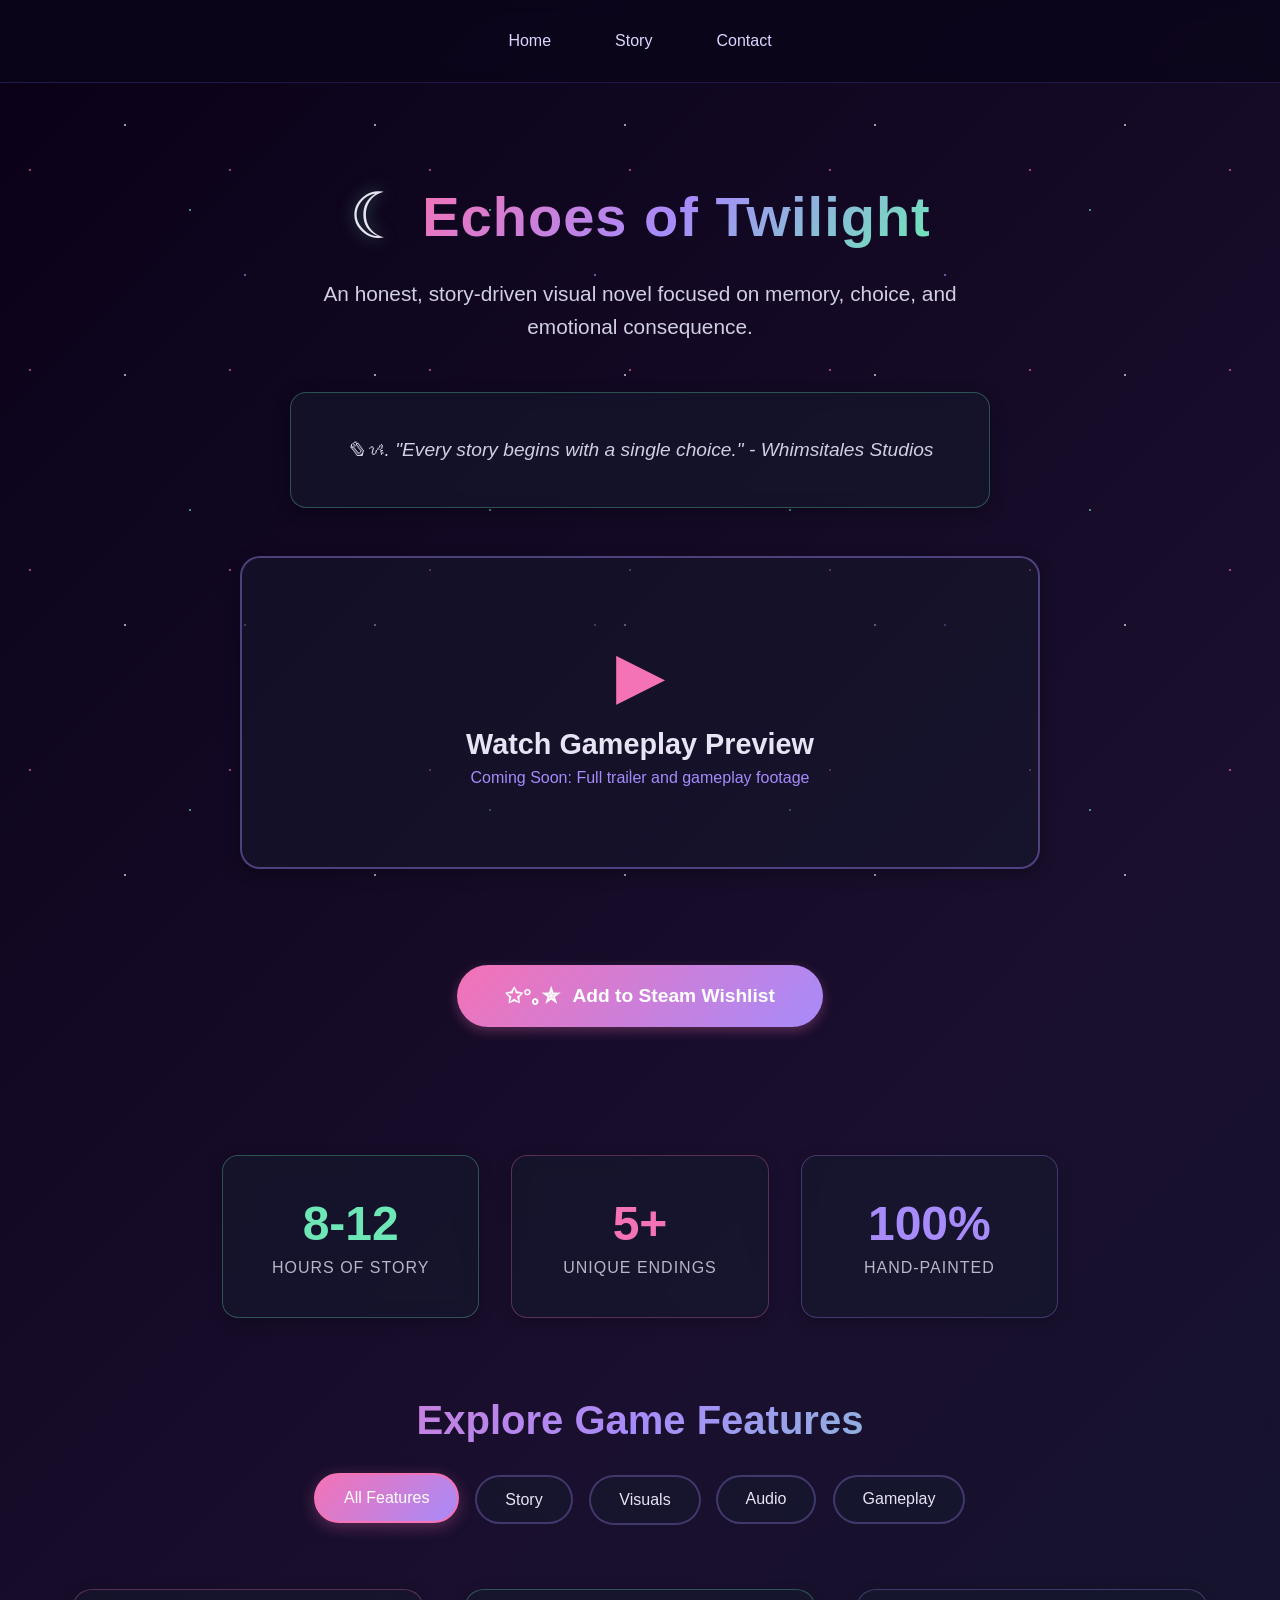
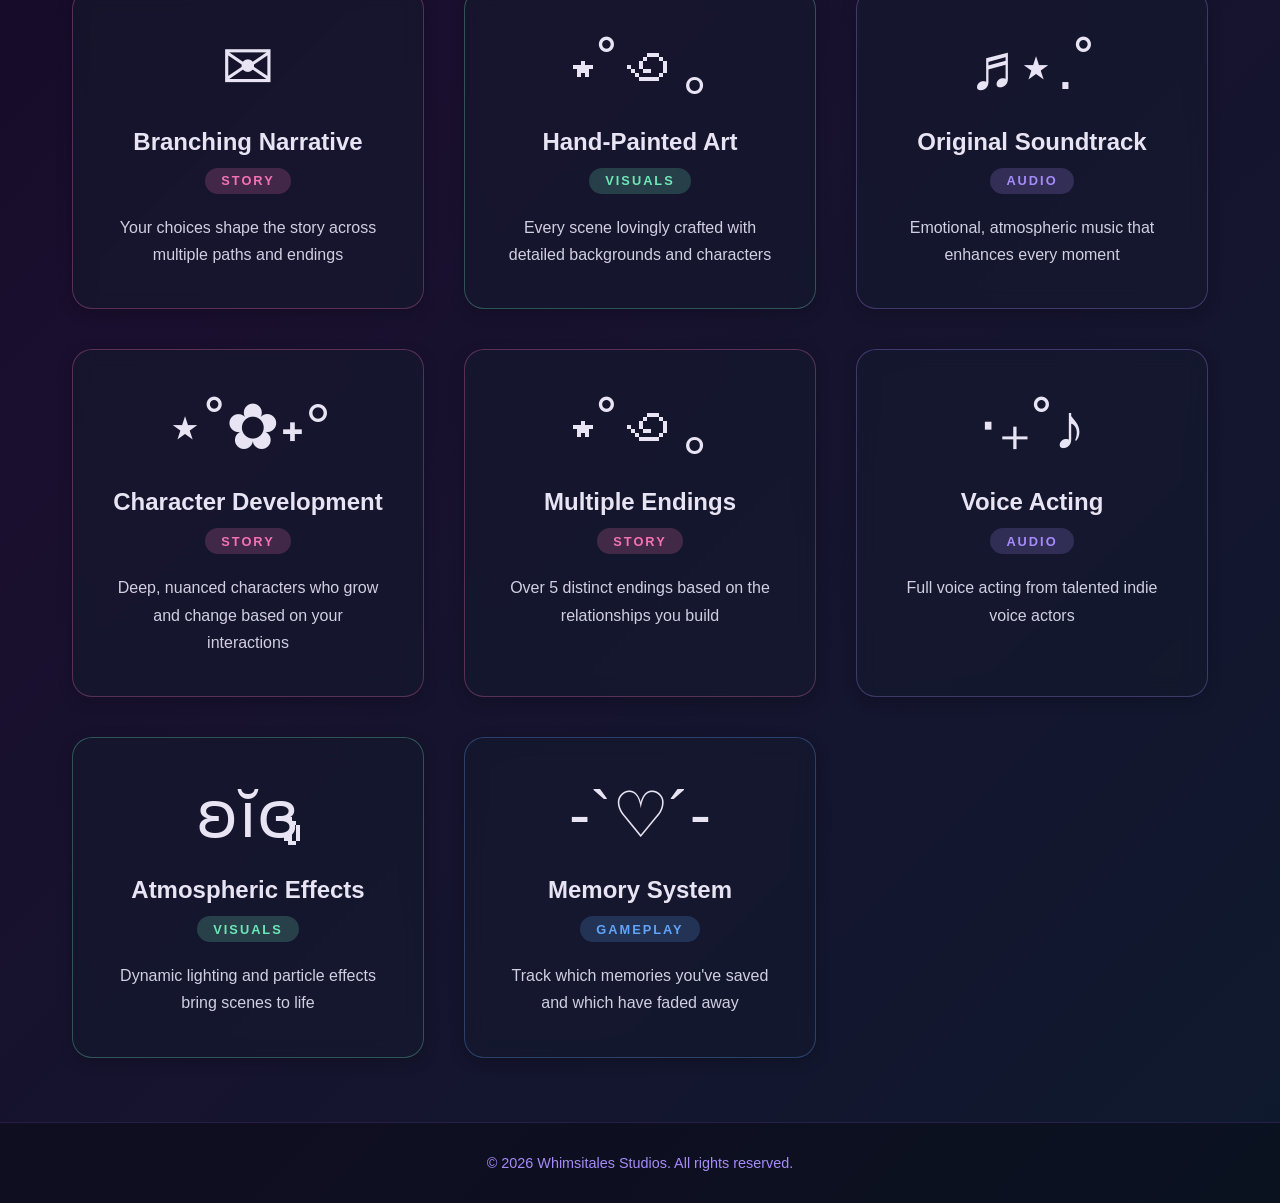
<file: index.html>
<!DOCTYPE html>
<html lang="en">
<head>
  <meta charset="UTF-8">
  <meta name="viewport" content="width=device-width, initial-scale=1.0">
  <title>Echoes of Twilight</title>
  <link rel="stylesheet" href="index.css">
</head>

<body>

<!-- Navigation with hamburger menu -->
<nav>
  <!-- Hamburger button (hidden on desktop, visible on mobile) -->
  <button class="hamburger" aria-label="Toggle navigation">
    <span></span>
    <span></span>
    <span></span>
  </button>
  
  <div class="nav-links">
    <a href="index.html">Home</a>
    <a href="about.html">Story</a>
    <a href="contact.html">Contact</a>
  </div>
</nav>

<main>
  <!-- Hero section with visual improvements -->
  <header class="hero">
    <div class="hero-content">
      <div class="game-logo">
        <span class="logo-icon">☾</span>
        <h1>Echoes of Twilight</h1>
      </div>
      <p class="tagline">An honest, story-driven visual novel focused on memory, choice, and emotional consequence.</p>

      <!-- Quote of the Day - Fits narrative theme -->
      <div class="daily-quote">
        <!-- JavaScript will populate this with inspirational quote -->
      </div>

      <!-- Video placeholder with better styling -->
      <div class="video-placeholder">
        <div class="play-icon">▶</div>
        <p class="video-title">Watch Gameplay Preview</p>
        <p class="video-note">Coming Soon: Full trailer and gameplay footage</p>
      </div>

      <button class="cta-button glow">
        <span class="button-icon">✩°｡✮</span>
        Add to Steam Wishlist
      </button>
    </div>
  </header>

  <!-- Key Stats Section -->
  <section class="stats-section">
    <div class="stat-card">
      <div class="stat-number">8-12</div>
      <div class="stat-label">Hours of Story</div>
    </div>
    <div class="stat-card">
      <div class="stat-number">5+</div>
      <div class="stat-label">Unique Endings</div>
    </div>
    <div class="stat-card">
      <div class="stat-number">100%</div>
      <div class="stat-label">Hand-Painted</div>
    </div>
  </section>

  <!-- Filter Buttons for Features -->
  <section class="filter-section">
    <h2>Explore Game Features</h2>
    <div class="filter-buttons">
      <button class="filter-btn active" data-filter="all">All Features</button>
      <button class="filter-btn" data-filter="story">Story</button>
      <button class="filter-btn" data-filter="visuals">Visuals</button>
      <button class="filter-btn" data-filter="audio">Audio</button>
      <button class="filter-btn" data-filter="gameplay">Gameplay</button>
    </div>
  </section>

  <!-- Features Grid - JavaScript will dynamically render content here -->
  <!-- This section is EMPTY in HTML - JS builds it entirely -->
  <section class="features-container">
    <div class="features-grid">
      <!-- Dynamic content will be inserted here by JavaScript -->
    </div>
  </section>
</main>

<!-- Back to Top Button -->
<button class="back-to-top" aria-label="Back to top">↑</button>

<footer>
  <p>&copy; 2026 Whimsitales Studios. All rights reserved.</p>
</footer>

<!-- Link to external JavaScript file -->
<script src="index.js"></script>

</body>
</html>
</file>
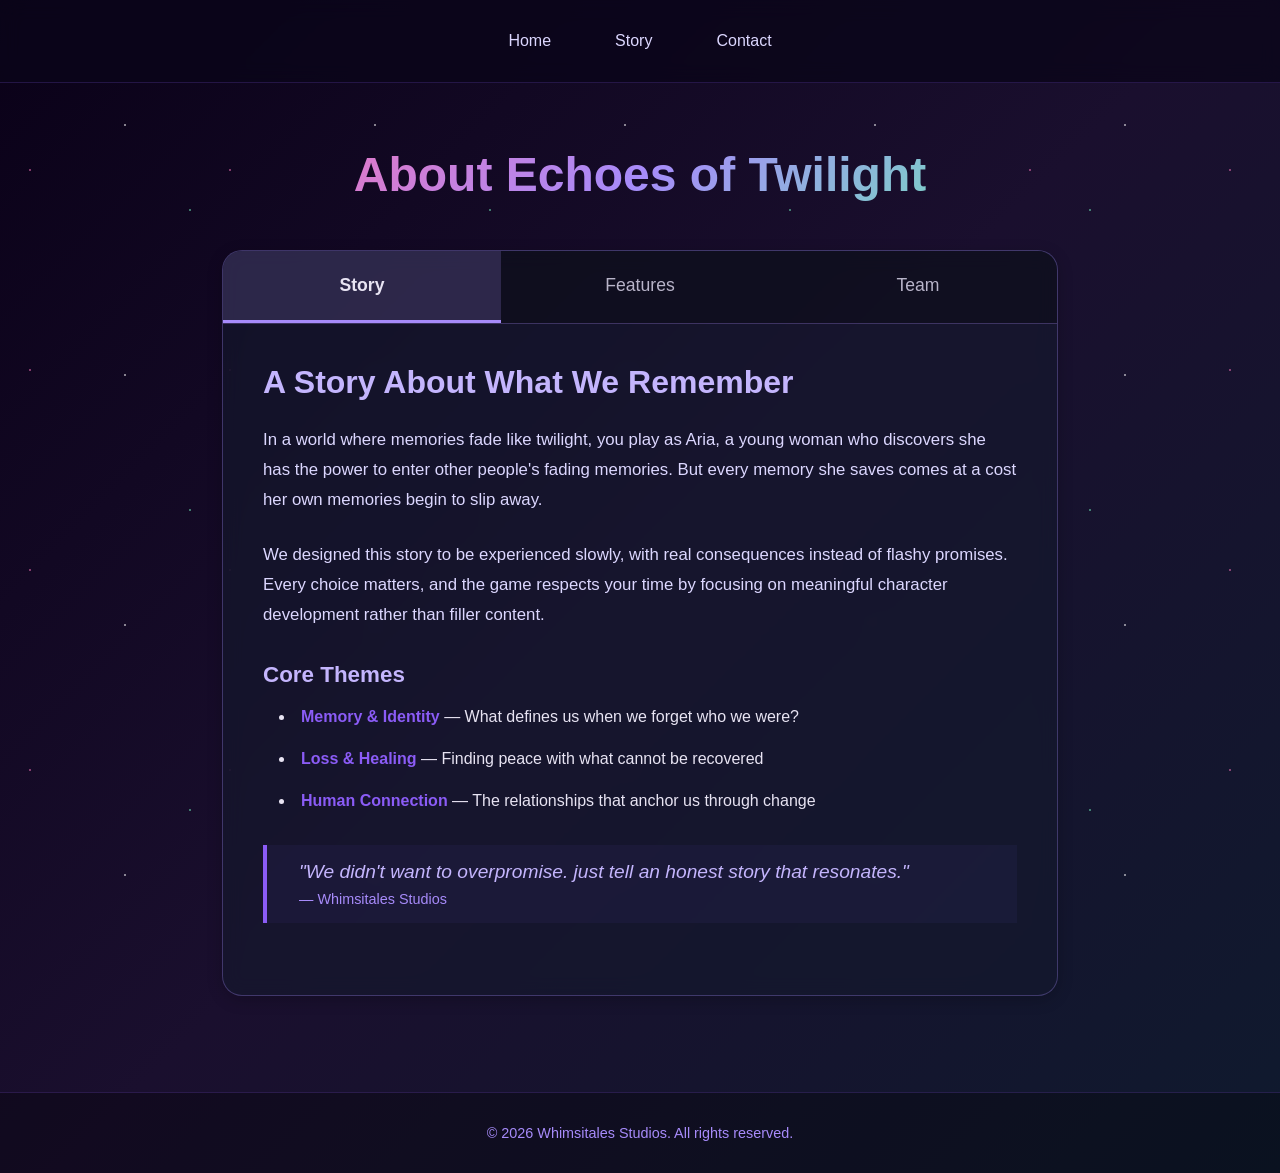
<file: about.html>
<!DOCTYPE html>
<html lang="en">
<head>
  <meta charset="UTF-8">
  <meta name="viewport" content="width=device-width, initial-scale=1.0">
  <title>About — Echoes of Twilight</title>
  <link rel="stylesheet" href="about.css">
</head>

<body>

<!-- Navigation with hamburger menu -->
<nav>
  <button class="hamburger" aria-label="Toggle navigation">
    <span></span>
    <span></span>
    <span></span>
  </button>
  
  <div class="nav-links">
    <a href="index.html">Home</a>
    <a href="about.html">Story</a>
    <a href="contact.html">Contact</a>
  </div>
</nav>

<main>
  <h1>About Echoes of Twilight</h1>

  <!-- Tabbed Content Section -->
  <div class="tabs-container">
    <!-- Tab Buttons -->
    <div class="tab-buttons">
      <button class="tab-button active" data-tab="story-tab">Story</button>
      <button class="tab-button" data-tab="features-tab">Features</button>
      <button class="tab-button" data-tab="team-tab">Team</button>
    </div>

    <!-- Tab Content -->
    <div class="tab-contents">
      <!-- Story Tab -->
      <div id="story-tab" class="tab-content active">
        <h2>A Story About What We Remember</h2>
        <p>
          In a world where memories fade like twilight, you play as Aria, a young woman who discovers she has the power to enter other people's fading memories. But every memory she saves comes at a cost her own memories begin to slip away.
        </p>
        <p>
          We designed this story to be experienced slowly, with real consequences instead of flashy promises. Every choice matters, and the game respects your time by focusing on meaningful character development rather than filler content.
        </p>
        
        <h3>Core Themes</h3>
        <ul>
          <li><strong>Memory & Identity</strong> — What defines us when we forget who we were?</li>
          <li><strong>Loss & Healing</strong> — Finding peace with what cannot be recovered</li>
          <li><strong>Human Connection</strong> — The relationships that anchor us through change</li>
        </ul>

        <blockquote>
          "We didn't want to overpromise. just tell an honest story that resonates."
          <cite>— Whimsitales Studios</cite>
        </blockquote>
      </div>

      <!-- Features Tab -->
      <div id="features-tab" class="tab-content">
        <h2>What Makes It Special</h2>
        <p>
          Echoes of Twilight isn't just another visual novel. We've built it with care, focusing on the elements that make stories memorable:
        </p>
        
        <div class="feature-list">
          <div class="feature-item">
            <h3>✮ Meaningful Choices</h3>
            <p>Your decisions have weight. We don't waste your time with fake choices, every major decision shapes relationships, unlocks story paths, and determines which ending you'll experience.</p>
          </div>
          
          <div class="feature-item">
            <h3>꩜ Hand-Crafted Visuals</h3>
            <p>Every background, character sprite, and CG was painted by our small team. No AI art, no stock assets, just hundreds of hours of love and attention to detail.</p>
          </div>
          
          <div class="feature-item">
            <h3>๑ï Respectful Pacing</h3>
            <p>Approximately 8-12 hours for a single playthrough. We believe in quality over quantity, no padding, just story.</p>
          </div>
        </div>
      </div>

      <!-- Team Tab -->
      <div id="team-tab" class="tab-content">
        <h2>The People Behind the Story</h2>
        <p>
          Whimsitales Studios is a small indie team of three people who met in university and bonded over a shared love of narrative games. This is our first release, and we're pouring everything we've learned into it.
        </p>
        
        <div class="team-grid">
          <div class="team-member">
            <h3>Peace Jolly</h3>
            <p class="role">Writer & Director</p>
            <p>Responsible for the story, dialogue, and overall narrative design. Previously worked as a narrative designer for educational games.</p>
          </div>
          
          <div class="team-member">
            <h3>Jolayemi Peace</h3>
            <p class="role">Artist</p>
            <p>Creates all character designs, backgrounds, and visual assets. Inspired by watercolor art and indie animation.</p>
          </div>
          
          <div class="team-member">
            <h3>Ace Spade</h3>
            <p class="role">Composer & Programmer</p>
            <p>Handles all music, sound design, and technical implementation. Has a background in film scoring and game development.</p>
          </div>
        </div>
      </div>
    </div>
  </div>
</main>

<!-- Back to Top Button -->
<button class="back-to-top" aria-label="Back to top">↑</button>

<footer>
  <p>&copy; 2026 Whimsitales Studios. All rights reserved.</p>
</footer>

<script src="about.js"></script>

</body>
</html>
</file>
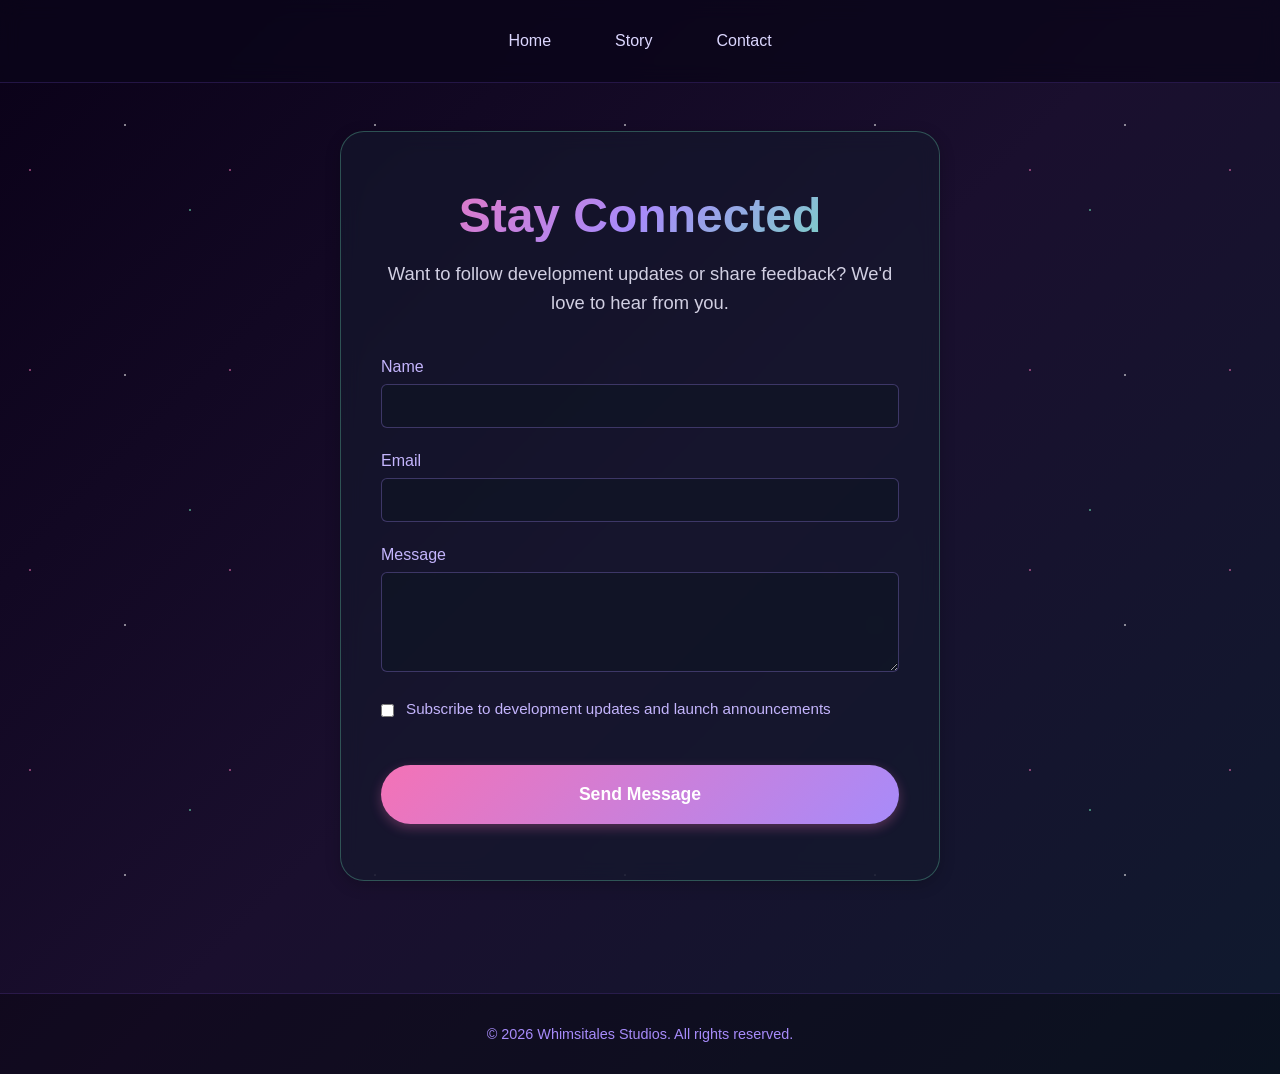
<file: contact.html>
<!DOCTYPE html>
<html lang="en">
<head>
  <meta charset="UTF-8">
  <meta name="viewport" content="width=device-width, initial-scale=1.0">
  <title>Contact — Whimsitales Studios</title>
  <link rel="stylesheet" href="contact.css">
</head>

<body>

<!-- Navigation with hamburger menu -->
<nav>
  <button class="hamburger" aria-label="Toggle navigation">
    <span></span>
    <span></span>
    <span></span>
  </button>
  
  <div class="nav-links">
    <a href="index.html">Home</a>
    <a href="about.html">Story</a>
    <a href="contact.html">Contact</a>
  </div>
</nav>

<main>
  <section class="contact-section">
    <h1>Stay Connected</h1>
    <p class="intro">Want to follow development updates or share feedback? We'd love to hear from you.</p>

    <!-- Success Message (hidden by default, shown after valid submission) -->
    <div class="success-message" style="display: none;"></div>

    <!-- Form with validation - JavaScript handles validation and error messages -->
    <form class="contact-form">
      <div class="form-group">
        <label for="name">Name</label>
        <input type="text" id="name" name="name">
        <!-- Error message container for name field -->
        <span class="error-message" id="name-error"></span>
      </div>

      <div class="form-group">
        <label for="email">Email</label>
        <input type="email" id="email" name="email">
        <!-- Error message container for email field -->
        <span class="error-message" id="email-error"></span>
      </div>

      <div class="form-group">
        <label for="message">Message</label>
        <textarea id="message" name="message" rows="4"></textarea>
        <!-- Error message container for message field -->
        <span class="error-message" id="message-error"></span>
      </div>

      <div class="form-group checkbox-group">
        <input type="checkbox" id="newsletter" name="newsletter">
        <label for="newsletter">Subscribe to development updates and launch announcements</label>
      </div>

      <button type="submit" class="glow">Send Message</button>
    </form>
  </section>
</main>

<!-- Back to Top Button -->
<button class="back-to-top" aria-label="Back to top">↑</button>

<footer>
  <p>&copy; 2026 Whimsitales Studios. All rights reserved.</p>
</footer>

<script src="contact.js"></script>

</body>
</html>
</file>
<file: index.css>
/* Box model reset */
* {
  box-sizing: border-box;
  margin: 0;
  padding: 0;
}

body {
  background: linear-gradient(135deg, #0a0118 0%, #1a0f2e 50%, #0f1a2e 100%);
  color: #e8e4f3;
  font-family: 'Arial', sans-serif;
  min-height: 100vh;
  position: relative;
  overflow-x: hidden;
}

/* Visible animated background stars */
body::before {
  content: '';
  position: fixed;
  width: 100%;
  height: 100%;
  top: 0;
  left: 0;
  background-image: 
    radial-gradient(circle, #fff 1px, transparent 1px),
    radial-gradient(circle, #6ee7b7 1px, transparent 1px),
    radial-gradient(circle, #f472b6 1px, transparent 1px),
    radial-gradient(circle, #a78bfa 1px, transparent 1px);
  background-size: 250px 250px, 300px 300px, 200px 200px, 350px 350px;
  background-position: 0 0, 40px 60px, 130px 270px, 70px 100px;
  opacity: 0.6;
  z-index: 0;
  pointer-events: none;
}

@keyframes twinkle {
  0%, 100% { opacity: 0.5; }
  50% { opacity: 0.8; }
}

/* ============================================
   NAVIGATION - RESPONSIVE WITH HAMBURGER
   ============================================ */

nav {
  display: flex;
  justify-content: center;
  align-items: center;
  padding: 1.5rem 2rem;
  background: rgba(10, 5, 25, 0.8);
  backdrop-filter: blur(10px);
  border-bottom: 1px solid rgba(139, 92, 246, 0.2);
  position: sticky;
  top: 0;
  z-index: 1000;
}

/* Hamburger button (hidden on desktop) */
.hamburger {
  display: none;
  flex-direction: column;
  gap: 4px;
  background: none;
  border: none;
  cursor: pointer;
  padding: 0.5rem;
  z-index: 1000;
}

.hamburger span {
  display: block;
  width: 25px;
  height: 3px;
  background: #dcd7ff;
  transition: all 0.3s ease;
}

/* Hamburger animation when active */
.hamburger.active span:nth-child(1) {
  transform: rotate(45deg) translate(5px, 5px);
}

.hamburger.active span:nth-child(2) {
  opacity: 0;
}

.hamburger.active span:nth-child(3) {
  transform: rotate(-45deg) translate(7px, -6px);
}

/* Navigation links */
.nav-links {
  display: flex;
  gap: 2rem;
}

.nav-links a {
  color: #dcd7ff;
  text-decoration: none;
  padding: 0.5rem 1rem;
  border-radius: 4px;
  transition: all 0.3s ease;
}

.nav-links a:hover {
  color: #8b5cf6;
  background: rgba(139, 92, 246, 0.1);
}

/* Mobile styles for navigation - below 768px */
@media (max-width: 768px) {
  .hamburger {
    display: flex;
    position: absolute;
    left: 1rem;
  }
  
  .nav-links {
    position: fixed;
    top: 0;
    right: -100%;
    width: 70%;
    max-width: 300px;
    height: 100vh;
    background: rgba(10, 5, 20, 0.98);
    flex-direction: column;
    padding: 5rem 2rem 2rem;
    gap: 1rem;
    transition: right 0.3s ease;
    z-index: 999;
    border-left: 1px solid rgba(139, 92, 246, 0.3);
  }
  
  .nav-links.active {
    right: 0;
  }
  
  .nav-links a {
    padding: 1rem;
    border-bottom: 1px solid rgba(139, 92, 246, 0.2);
  }
}

/* ============================================
   HERO SECTION - REDESIGNED WITH NEW COLORS
   ============================================ */

.hero {
  text-align: center;
  padding: 6rem 2rem 4rem;
  position: relative;
  z-index: 1;
}

.hero-content {
  max-width: 900px;
  margin: 0 auto;
}

/* Game Logo */
.game-logo {
  display: flex;
  align-items: center;
  justify-content: center;
  gap: 1rem;
  margin-bottom: 1.5rem;
}

.logo-icon {
  font-size: 4rem;
  filter: drop-shadow(0 0 8px rgba(110, 231, 183, 0.5));
  animation: float 3s ease-in-out infinite;
}

@keyframes float {
  0%, 100% { transform: translateY(0px); }
  50% { transform: translateY(-10px); }
}

.hero h1 {
  font-size: 3.5rem;
  margin: 0;
  background: linear-gradient(135deg, #f472b6 0%, #a78bfa 50%, #6ee7b7 100%);
  -webkit-background-clip: text;
  -webkit-text-fill-color: transparent;
  background-clip: text;
  font-weight: bold;
  letter-spacing: 1px;
}

.tagline {
  font-size: 1.3rem;
  margin-bottom: 3rem;
  color: #d1cfe2;
  max-width: 700px;
  margin-left: auto;
  margin-right: auto;
  line-height: 1.6;
  font-weight: 300;
}

/* Daily Quote Section */
.daily-quote {
  background: rgba(20, 25, 45, 0.6);
  border: 1px solid rgba(110, 231, 183, 0.3);
  border-radius: 16px;
  padding: 2.5rem 2rem;
  margin: 3rem auto;
  max-width: 700px;
  backdrop-filter: blur(10px);
  box-shadow: 0 4px 16px rgba(0, 0, 0, 0.3);
}

.quote-content {
  text-align: center;
}

.quote-icon {
  font-size: 2.5rem;
  margin-bottom: 1rem;
  opacity: 0.9;
}

.quote-text {
  font-size: 1.3rem;
  font-style: italic;
  color: #e8e4f3;
  line-height: 1.8;
  margin: 1.5rem 0;
  border: none;
  padding: 0;
}

.quote-author {
  font-size: 1rem;
  color: #6ee7b7;
  margin-top: 1rem;
  font-weight: 500;
}

.quote-label {
  font-size: 0.85rem;
  color: #a78bfa;
  text-transform: uppercase;
  letter-spacing: 2px;
  margin-top: 1rem;
}

.quote-fallback {
  font-size: 1.2rem;
  font-style: italic;
  color: #d1cfe2;
  line-height: 1.8;
}

.loading {
  color: #a78bfa;
  font-style: italic;
  font-size: 1.1rem;
}

/* Video Placeholder - Toned Down */
.video-placeholder {
  background: rgba(20, 25, 45, 0.5);
  border: 2px solid rgba(167, 139, 250, 0.4);
  border-radius: 20px;
  padding: 5rem 2rem;
  margin: 3rem auto;
  max-width: 800px;
  position: relative;
  overflow: hidden;
  cursor: pointer;
  transition: all 0.3s ease;
  box-shadow: 0 4px 16px rgba(0, 0, 0, 0.3);
}

.video-placeholder:hover {
  border-color: #a78bfa;
  box-shadow: 0 6px 24px rgba(167, 139, 250, 0.3);
  transform: translateY(-5px);
}

.play-icon {
  font-size: 4rem;
  color: #f472b6;
  margin-bottom: 1rem;
}

.video-title {
  font-size: 1.8rem;
  margin-bottom: 0.5rem;
  color: #e8e4f3;
  font-weight: bold;
}

.video-note {
  font-size: 1rem;
  color: #a78bfa;
  margin-top: 0.5rem;
}

/* CTA Button - Less Glow */
.cta-button {
  background: linear-gradient(135deg, #f472b6 0%, #a78bfa 100%);
  color: white;
  border: none;
  padding: 1.2rem 3rem;
  border-radius: 50px;
  font-size: 1.2rem;
  cursor: pointer;
  margin-top: 3rem;
  font-weight: bold;
  display: inline-flex;
  align-items: center;
  gap: 0.75rem;
  box-shadow: 0 4px 12px rgba(244, 114, 182, 0.3);
  transition: all 0.3s ease;
}

.cta-button:hover {
  transform: translateY(-3px);
  box-shadow: 0 6px 20px rgba(244, 114, 182, 0.4);
}

.button-icon {
  font-size: 1.3rem;
}

/* ============================================
   STATS SECTION - NEW COLOR PALETTE
   ============================================ */

.stats-section {
  display: grid;
  grid-template-columns: repeat(3, 1fr);
  gap: 2rem;
  max-width: 900px;
  margin: 4rem auto;
  padding: 0 2rem;
}

.stat-card {
  background: rgba(20, 25, 45, 0.6);
  padding: 2.5rem 2rem;
  border-radius: 16px;
  text-align: center;
  border: 1px solid rgba(110, 231, 183, 0.3);
  backdrop-filter: blur(10px);
  transition: all 0.3s ease;
  box-shadow: 0 4px 16px rgba(0, 0, 0, 0.2);
}

.stat-card:hover {
  transform: translateY(-8px);
  border-color: #6ee7b7;
  box-shadow: 0 6px 24px rgba(110, 231, 183, 0.2);
}

.stat-card:nth-child(2) {
  border-color: rgba(244, 114, 182, 0.3);
}

.stat-card:nth-child(2):hover {
  border-color: #f472b6;
  box-shadow: 0 6px 24px rgba(244, 114, 182, 0.2);
}

.stat-card:nth-child(3) {
  border-color: rgba(167, 139, 250, 0.3);
}

.stat-card:nth-child(3):hover {
  border-color: #a78bfa;
  box-shadow: 0 6px 24px rgba(167, 139, 250, 0.2);
}

.stat-number {
  font-size: 3rem;
  font-weight: bold;
  color: #e8e4f3;
  margin-bottom: 0.5rem;
}

.stat-card:nth-child(1) .stat-number {
  color: #6ee7b7;
}

.stat-card:nth-child(2) .stat-number {
  color: #f472b6;
}

.stat-card:nth-child(3) .stat-number {
  color: #a78bfa;
}

.stat-label {
  font-size: 1rem;
  color: #b8b4c9;
  text-transform: uppercase;
  letter-spacing: 1px;
  font-weight: 500;
}

/* ============================================
   FILTER SECTION - NEW COLORS
   ============================================ */

.filter-section {
  max-width: 1200px;
  margin: 5rem auto 3rem;
  padding: 0 2rem;
  text-align: center;
}

.filter-section h2 {
  font-size: 2.5rem;
  background: linear-gradient(135deg, #f472b6 0%, #a78bfa 50%, #6ee7b7 100%);
  -webkit-background-clip: text;
  -webkit-text-fill-color: transparent;
  background-clip: text;
  margin-bottom: 2rem;
  font-weight: bold;
}

.filter-buttons {
  display: flex;
  gap: 1rem;
  justify-content: center;
  flex-wrap: wrap;
}

.filter-btn {
  background: rgba(20, 25, 45, 0.6);
  color: #e8e4f3;
  border: 2px solid rgba(167, 139, 250, 0.3);
  padding: 0.85rem 1.75rem;
  border-radius: 50px;
  cursor: pointer;
  transition: all 0.3s ease;
  font-size: 1rem;
  font-weight: 500;
  backdrop-filter: blur(10px);
}

.filter-btn:hover {
  background: rgba(167, 139, 250, 0.2);
  border-color: #a78bfa;
  transform: translateY(-2px);
}

.filter-btn.active {
  background: linear-gradient(135deg, #f472b6 0%, #a78bfa 100%);
  border-color: #f472b6;
  color: white;
  box-shadow: 0 4px 16px rgba(244, 114, 182, 0.3);
  transform: translateY(-2px);
}

/* ============================================
   DYNAMIC FEATURES GRID - NEW COLORS
   ============================================ */

.features-container {
  max-width: 1200px;
  margin: 4rem auto;
  padding: 0 2rem;
}

/* Grid layout for feature cards */
.features-grid {
  display: grid;
  grid-template-columns: repeat(auto-fit, minmax(300px, 1fr));
  gap: 2.5rem;
  margin: 3rem 0;
}

.feature-card {
  background: rgba(20, 25, 45, 0.6);
  padding: 2.5rem;
  border-radius: 20px;
  border: 1px solid rgba(167, 139, 250, 0.3);
  text-align: center;
  transition: all 0.3s ease;
  backdrop-filter: blur(10px);
  box-shadow: 0 4px 16px rgba(0, 0, 0, 0.2);
}

.feature-card:hover {
  transform: translateY(-10px);
  border-color: #a78bfa;
  box-shadow: 0 8px 32px rgba(167, 139, 250, 0.3);
}

/* Different colors for different categories */
.feature-card[data-category="story"] {
  border-color: rgba(244, 114, 182, 0.3);
}

.feature-card[data-category="story"]:hover {
  border-color: #f472b6;
}

.feature-card[data-category="visuals"] {
  border-color: rgba(110, 231, 183, 0.3);
}

.feature-card[data-category="visuals"]:hover {
  border-color: #6ee7b7;
}

.feature-card[data-category="audio"] {
  border-color: rgba(167, 139, 250, 0.3);
}

.feature-card[data-category="audio"]:hover {
  border-color: #a78bfa;
}

.feature-card[data-category="gameplay"] {
  border-color: rgba(96, 165, 250, 0.3);
}

.feature-card[data-category="gameplay"]:hover {
  border-color: #60a5fa;
}

.feature-icon {
  font-size: 4rem;
  margin-bottom: 1.5rem;
}

.feature-card h3 {
  color: #e8e4f3;
  margin-bottom: 0.75rem;
  font-size: 1.5rem;
  font-weight: bold;
}

.feature-category {
  font-size: 0.8rem;
  text-transform: uppercase;
  letter-spacing: 2px;
  margin-bottom: 1.25rem;
  font-weight: 600;
  display: inline-block;
  padding: 0.35rem 1rem;
  background: rgba(167, 139, 250, 0.2);
  border-radius: 20px;
}

.feature-card[data-category="story"] .feature-category {
  color: #f472b6;
  background: rgba(244, 114, 182, 0.2);
}

.feature-card[data-category="visuals"] .feature-category {
  color: #6ee7b7;
  background: rgba(110, 231, 183, 0.2);
}

.feature-card[data-category="audio"] .feature-category {
  color: #a78bfa;
  background: rgba(167, 139, 250, 0.2);
}

.feature-card[data-category="gameplay"] .feature-category {
  color: #60a5fa;
  background: rgba(96, 165, 250, 0.2);
}

.feature-description {
  color: #d1cfe2;
  font-size: 1rem;
  line-height: 1.7;
}

/* ============================================
   BACK TO TOP BUTTON
   ============================================ */

.back-to-top {
  position: fixed;
  bottom: 2rem;
  right: 2rem;
  width: 50px;
  height: 50px;
  background: #8b5cf6;
  color: white;
  border: none;
  border-radius: 50%;
  font-size: 1.5rem;
  cursor: pointer;
  opacity: 0;
  visibility: hidden;
  transition: all 0.3s ease;
  z-index: 100;
  box-shadow: 0 4px 15px rgba(139, 92, 246, 0.4);
}

.back-to-top.visible {
  opacity: 1;
  visibility: visible;
}

.back-to-top:hover {
  background: #a78bfa;
  transform: translateY(-3px);
  box-shadow: 0 6px 20px rgba(139, 92, 246, 0.6);
}

/* ============================================
   FOOTER
   ============================================ */

footer {
  text-align: center;
  padding: 2rem;
  margin-top: 4rem;
  background: rgba(0, 0, 0, 0.3);
  border-top: 1px solid rgba(139, 92, 246, 0.2);
}

footer p {
  color: #a78bfa;
  font-size: 0.9rem;
}

/* ============================================
   RESPONSIVE DESIGN
   ============================================ */

@media (max-width: 768px) {
  .hero h1 {
    font-size: 2.5rem;
  }
  
  .tagline {
    font-size: 1.1rem;
  }
  
  .filter-section h2 {
    font-size: 1.8rem;
  }
  
  .stats-section {
    grid-template-columns: 1fr;
    gap: 1.5rem;
  }
  
  .daily-quote {
    padding: 2rem 1.5rem;
  }
  
  .quote-text {
    font-size: 1.1rem;
  }
  
  .video-placeholder {
    padding: 4rem 1.5rem;
  }
  
  .cta-button {
    padding: 1rem 2rem;
    font-size: 1rem;
  }
  
  .back-to-top {
    bottom: 1rem;
    right: 1rem;
    width: 45px;
    height: 45px;
  }
}
</file>
<file: about.css>
/* Box model reset */
* {
  box-sizing: border-box;
  margin: 0;
  padding: 0;
}

body {
  background: linear-gradient(135deg, #0a0118 0%, #1a0f2e 50%, #0f1a2e 100%);
  color: #e8e4f3;
  font-family: 'Arial', sans-serif;
  min-height: 100vh;
  position: relative;
}

/* Visible stars */
body::before {
  content: '';
  position: fixed;
  width: 100%;
  height: 100%;
  top: 0;
  left: 0;
  background-image: 
    radial-gradient(circle, #fff 1px, transparent 1px),
    radial-gradient(circle, #6ee7b7 1px, transparent 1px),
    radial-gradient(circle, #f472b6 1px, transparent 1px);
  background-size: 250px 250px, 300px 300px, 200px 200px;
  background-position: 0 0, 40px 60px, 130px 270px;
  opacity: 0.5;
  z-index: 0;
  pointer-events: none;
}

/* ============================================
   NAVIGATION - RESPONSIVE WITH HAMBURGER
   ============================================ */

nav {
  display: flex;
  justify-content: center;
  align-items: center;
  padding: 1.5rem 2rem;
  background: rgba(10, 5, 25, 0.8);
  backdrop-filter: blur(10px);
  border-bottom: 1px solid rgba(139, 92, 246, 0.2);
  position: sticky;
  top: 0;
  z-index: 1000;
}

.hamburger {
  display: none;
  flex-direction: column;
  gap: 4px;
  background: none;
  border: none;
  cursor: pointer;
  padding: 0.5rem;
  z-index: 1000;
}

.hamburger span {
  display: block;
  width: 25px;
  height: 3px;
  background: #dcd7ff;
  transition: all 0.3s ease;
}

.hamburger.active span:nth-child(1) {
  transform: rotate(45deg) translate(5px, 5px);
}

.hamburger.active span:nth-child(2) {
  opacity: 0;
}

.hamburger.active span:nth-child(3) {
  transform: rotate(-45deg) translate(7px, -6px);
}

.nav-links {
  display: flex;
  gap: 2rem;
}

.nav-links a {
  color: #dcd7ff;
  text-decoration: none;
  padding: 0.5rem 1rem;
  border-radius: 4px;
  transition: all 0.3s ease;
}

.nav-links a:hover {
  color: #8b5cf6;
  background: rgba(139, 92, 246, 0.1);
}

@media (max-width: 768px) {
  .hamburger {
    display: flex;
    position: absolute;
    left: 1rem;
  }
  
  .nav-links {
    position: fixed;
    top: 0;
    right: -100%;
    width: 70%;
    max-width: 300px;
    height: 100vh;
    background: rgba(10, 5, 20, 0.98);
    flex-direction: column;
    padding: 5rem 2rem 2rem;
    gap: 1rem;
    transition: right 0.3s ease;
    z-index: 999;
    border-left: 1px solid rgba(139, 92, 246, 0.3);
  }
  
  .nav-links.active {
    right: 0;
  }
  
  .nav-links a {
    padding: 1rem;
    border-bottom: 1px solid rgba(139, 92, 246, 0.2);
  }
}

/* ============================================
   MAIN CONTENT
   ============================================ */

main {
  max-width: 900px;
  margin: 2rem auto;
  padding: 2rem;
  position: relative;
  z-index: 1;
}

h1 {
  font-size: 3rem;
  margin-bottom: 3rem;
  text-align: center;
  background: linear-gradient(135deg, #f472b6 0%, #a78bfa 50%, #6ee7b7 100%);
  -webkit-background-clip: text;
  -webkit-text-fill-color: transparent;
  background-clip: text;
  font-weight: bold;
}

/* ============================================
   TABBED CONTENT - NEW COLORS
   ============================================ */

.tabs-container {
  background: rgba(20, 25, 45, 0.6);
  border-radius: 20px;
  border: 1px solid rgba(167, 139, 250, 0.3);
  overflow: hidden;
  backdrop-filter: blur(10px);
  box-shadow: 0 4px 16px rgba(0, 0, 0, 0.2);
}

/* Tab Buttons */
.tab-buttons {
  display: flex;
  background: rgba(10, 10, 20, 0.5);
  border-bottom: 1px solid rgba(167, 139, 250, 0.3);
}

.tab-button {
  flex: 1;
  background: transparent;
  color: #b8b4c9;
  border: none;
  padding: 1.5rem 1rem;
  cursor: pointer;
  font-size: 1.1rem;
  transition: all 0.3s ease;
  border-bottom: 3px solid transparent;
  font-weight: 500;
}

.tab-button:hover {
  background: rgba(167, 139, 250, 0.15);
  color: #e8e4f3;
}

.tab-button.active {
  background: rgba(167, 139, 250, 0.2);
  color: #e8e4f3;
  border-bottom-color: #a78bfa;
  font-weight: bold;
}

/* Tab Contents */
.tab-contents {
  padding: 2.5rem;
}

.tab-content {
  display: none;
}

.tab-content.active {
  display: block;
  animation: fadeIn 0.3s ease;
}

@keyframes fadeIn {
  from {
    opacity: 0;
    transform: translateY(10px);
  }
  to {
    opacity: 1;
    transform: translateY(0);
  }
}

/* Content Styling */
.tab-content h2 {
  font-size: 2rem;
  margin-bottom: 1.5rem;
  color: #c4b5fd;
}

.tab-content h3 {
  font-size: 1.4rem;
  margin-top: 2rem;
  margin-bottom: 1rem;
  color: #c4b5fd;
}

.tab-content p {
  line-height: 1.8;
  margin-bottom: 1.5rem;
  font-size: 1.05rem;
  color: #dcd7ff;
}

.tab-content ul {
  list-style-position: inside;
  margin-left: 1rem;
  margin-bottom: 1.5rem;
}

.tab-content li {
  margin-bottom: 1rem;
  line-height: 1.6;
}

.tab-content li strong {
  color: #8b5cf6;
}

blockquote {
  border-left: 4px solid #8b5cf6;
  padding-left: 2rem;
  padding-top: 1rem;
  padding-bottom: 1rem;
  margin: 2rem 0;
  color: #c4b5fd;
  font-style: italic;
  font-size: 1.2rem;
  background: rgba(139, 92, 246, 0.05);
}

cite {
  display: block;
  margin-top: 0.5rem;
  font-size: 0.9rem;
  color: #a78bfa;
  font-style: normal;
}

/* Feature List in Features Tab */
.feature-list {
  display: flex;
  flex-direction: column;
  gap: 2rem;
  margin-top: 2rem;
}

.feature-item {
  background: rgba(139, 92, 246, 0.05);
  padding: 1.5rem;
  border-radius: 8px;
  border-left: 4px solid #8b5cf6;
}

.feature-item h3 {
  margin-top: 0;
  margin-bottom: 0.75rem;
  font-size: 1.2rem;
}

.feature-item p {
  margin-bottom: 0;
  color: #a78bfa;
}

/* Team Grid in Team Tab */
.team-grid {
  display: grid;
  grid-template-columns: repeat(auto-fit, minmax(250px, 1fr));
  gap: 2rem;
  margin-top: 2rem;
}

.team-member {
  background: rgba(139, 92, 246, 0.05);
  padding: 2rem;
  border-radius: 8px;
  border: 1px solid rgba(139, 92, 246, 0.2);
  text-align: center;
}

.team-member h3 {
  margin-top: 0;
  margin-bottom: 0.5rem;
  color: #c4b5fd;
  font-size: 1.3rem;
}

.team-member .role {
  color: #8b5cf6;
  font-size: 0.9rem;
  text-transform: uppercase;
  letter-spacing: 1px;
  margin-bottom: 1rem;
}

.team-member p:last-child {
  color: #a78bfa;
  font-size: 0.95rem;
  line-height: 1.6;
}

/* ============================================
   BACK TO TOP BUTTON
   ============================================ */

.back-to-top {
  position: fixed;
  bottom: 2rem;
  right: 2rem;
  width: 50px;
  height: 50px;
  background: #8b5cf6;
  color: white;
  border: none;
  border-radius: 50%;
  font-size: 1.5rem;
  cursor: pointer;
  opacity: 0;
  visibility: hidden;
  transition: all 0.3s ease;
  z-index: 100;
  box-shadow: 0 4px 15px rgba(139, 92, 246, 0.4);
}

.back-to-top.visible {
  opacity: 1;
  visibility: visible;
}

.back-to-top:hover {
  background: #a78bfa;
  transform: translateY(-3px);
  box-shadow: 0 6px 20px rgba(139, 92, 246, 0.6);
}

/* ============================================
   FOOTER
   ============================================ */

footer {
  text-align: center;
  padding: 2rem;
  margin-top: 4rem;
  background: rgba(0, 0, 0, 0.3);
  border-top: 1px solid rgba(139, 92, 246, 0.2);
}

footer p {
  color: #a78bfa;
  font-size: 0.9rem;
}

/* ============================================
   RESPONSIVE DESIGN
   ============================================ */

@media (max-width: 768px) {
  main {
    padding: 1rem;
  }
  
  h1 {
    font-size: 2rem;
  }
  
  .tab-buttons {
    flex-direction: column;
  }
  
  .tab-button {
    border-bottom: 1px solid rgba(139, 92, 246, 0.2);
    border-right: none;
  }
  
  .tab-button.active {
    border-bottom-color: transparent;
    border-left: 3px solid #8b5cf6;
  }
  
  .tab-contents {
    padding: 1.5rem;
  }
  
  .team-grid {
    grid-template-columns: 1fr;
  }
  
  .back-to-top {
    bottom: 1rem;
    right: 1rem;
    width: 45px;
    height: 45px;
  }
}
</file>
<file: contact.css>
/* Box model reset */
* {
  box-sizing: border-box;
  margin: 0;
  padding: 0;
}

body {
  background: linear-gradient(135deg, #0a0118 0%, #1a0f2e 50%, #0f1a2e 100%);
  color: #e8e4f3;
  font-family: 'Arial', sans-serif;
  min-height: 100vh;
  position: relative;
}

/* Visible stars */
body::before {
  content: '';
  position: fixed;
  width: 100%;
  height: 100%;
  top: 0;
  left: 0;
  background-image: 
    radial-gradient(circle, #fff 1px, transparent 1px),
    radial-gradient(circle, #6ee7b7 1px, transparent 1px),
    radial-gradient(circle, #f472b6 1px, transparent 1px);
  background-size: 250px 250px, 300px 300px, 200px 200px;
  background-position: 0 0, 40px 60px, 130px 270px;
  opacity: 0.5;
  z-index: 0;
  pointer-events: none;
}

/* ============================================
   NAVIGATION - RESPONSIVE WITH HAMBURGER
   ============================================ */

nav {
  display: flex;
  justify-content: center;
  align-items: center;
  padding: 1.5rem 2rem;
  background: rgba(10, 5, 25, 0.8);
  backdrop-filter: blur(10px);
  border-bottom: 1px solid rgba(139, 92, 246, 0.2);
  position: sticky;
  top: 0;
  z-index: 1000;
}

.hamburger {
  display: none;
  flex-direction: column;
  gap: 4px;
  background: none;
  border: none;
  cursor: pointer;
  padding: 0.5rem;
  z-index: 1000;
}

.hamburger span {
  display: block;
  width: 25px;
  height: 3px;
  background: #dcd7ff;
  transition: all 0.3s ease;
}

.hamburger.active span:nth-child(1) {
  transform: rotate(45deg) translate(5px, 5px);
}

.hamburger.active span:nth-child(2) {
  opacity: 0;
}

.hamburger.active span:nth-child(3) {
  transform: rotate(-45deg) translate(7px, -6px);
}

.nav-links {
  display: flex;
  gap: 2rem;
}

.nav-links a {
  color: #dcd7ff;
  text-decoration: none;
  padding: 0.5rem 1rem;
  border-radius: 4px;
  transition: all 0.3s ease;
}

.nav-links a:hover {
  color: #8b5cf6;
  background: rgba(139, 92, 246, 0.1);
}

@media (max-width: 768px) {
  .hamburger {
    display: flex;
    position: absolute;
    left: 1rem;
  }
  
  .nav-links {
    position: fixed;
    top: 0;
    right: -100%;
    width: 70%;
    max-width: 300px;
    height: 100vh;
    background: rgba(10, 5, 20, 0.98);
    flex-direction: column;
    padding: 5rem 2rem 2rem;
    gap: 1rem;
    transition: right 0.3s ease;
    z-index: 999;
    border-left: 1px solid rgba(139, 92, 246, 0.3);
  }
  
  .nav-links.active {
    right: 0;
  }
  
  .nav-links a {
    padding: 1rem;
    border-bottom: 1px solid rgba(139, 92, 246, 0.2);
  }
}

/* ============================================
   MAIN CONTENT
   ============================================ */

main {
  display: flex;
  justify-content: center;
  align-items: center;
  min-height: 70vh;
  padding: 3rem 2rem;
  position: relative;
  z-index: 1;
}

.contact-section {
  text-align: center;
  max-width: 600px;
  width: 100%;
  background: rgba(20, 25, 45, 0.6);
  padding: 3.5rem 2.5rem;
  border-radius: 24px;
  border: 1px solid rgba(110, 231, 183, 0.3);
  backdrop-filter: blur(10px);
  box-shadow: 0 4px 16px rgba(0, 0, 0, 0.2);
}

h1 {
  font-size: 3rem;
  margin-bottom: 1rem;
  background: linear-gradient(135deg, #f472b6 0%, #a78bfa 50%, #6ee7b7 100%);
  -webkit-background-clip: text;
  -webkit-text-fill-color: transparent;
  background-clip: text;
  font-weight: bold;
}

.intro {
  margin-bottom: 2.5rem;
  color: #d1cfe2;
  font-size: 1.15rem;
  line-height: 1.6;
}

/* ============================================
   FORM STYLING WITH VALIDATION
   ============================================ */

.contact-form {
  text-align: left;
  margin-top: 2rem;
}

.form-group {
  margin-bottom: 1.5rem;
  position: relative;
}

label {
  display: block;
  margin-bottom: 0.5rem;
  color: #c4b5fd;
  font-weight: 500;
}

input[type="text"],
input[type="email"],
textarea {
  width: 100%;
  padding: 0.75rem;
  background: rgba(15, 20, 35, 0.6);
  border: 1px solid rgba(167, 139, 250, 0.3);
  border-radius: 6px;
  color: #e8e4f3;
  font-family: Arial, sans-serif;
  font-size: 1rem;
  transition: all 0.3s ease;
}

input[type="text"]:focus,
input[type="email"]:focus,
textarea:focus {
  outline: none;
  border-color: #a78bfa;
  box-shadow: 0 0 0 3px rgba(167, 139, 250, 0.2);
}

/* Error state for inputs */
input.error,
textarea.error {
  border-color: #ef4444;
}

textarea {
  resize: vertical;
  min-height: 100px;
}

/* Error messages */
.error-message {
  display: none;
  color: #f87171;
  font-size: 0.85rem;
  margin-top: 0.5rem;
  padding: 0.5rem;
  background: rgba(239, 68, 68, 0.1);
  border-radius: 4px;
  border-left: 3px solid #ef4444;
}

/* Success message */
.success-message {
  display: none;
  background: rgba(34, 197, 94, 0.1);
  color: #4ade80;
  padding: 1rem;
  border-radius: 8px;
  margin-bottom: 1.5rem;
  border-left: 4px solid #22c55e;
  font-size: 1rem;
  text-align: center;
}

/* Checkbox styling */
.checkbox-group {
  display: flex;
  align-items: flex-start;
  gap: 0.75rem;
  margin-top: 1.5rem;
}

.checkbox-group input[type="checkbox"] {
  width: auto;
  margin-top: 0.25rem;
  cursor: pointer;
}

.checkbox-group label {
  margin: 0;
  font-weight: normal;
  font-size: 0.95rem;
  cursor: pointer;
  text-align: left;
}

/* Button styling - less glow */
button[type="submit"] {
  background: linear-gradient(135deg, #f472b6 0%, #a78bfa 100%);
  color: white;
  border: none;
  padding: 1.2rem 2.5rem;
  border-radius: 50px;
  font-size: 1.1rem;
  cursor: pointer;
  margin-top: 1.5rem;
  width: 100%;
  transition: all 0.3s ease;
  font-weight: bold;
  box-shadow: 0 4px 12px rgba(244, 114, 182, 0.3);
}

button[type="submit"]:hover {
  transform: translateY(-3px);
  box-shadow: 0 6px 20px rgba(244, 114, 182, 0.4);
}

button[type="submit"]:active {
  transform: translateY(0);
}

/* ============================================
   BACK TO TOP BUTTON
   ============================================ */

.back-to-top {
  position: fixed;
  bottom: 2rem;
  right: 2rem;
  width: 50px;
  height: 50px;
  background: #8b5cf6;
  color: white;
  border: none;
  border-radius: 50%;
  font-size: 1.5rem;
  cursor: pointer;
  opacity: 0;
  visibility: hidden;
  transition: all 0.3s ease;
  z-index: 100;
  box-shadow: 0 4px 15px rgba(139, 92, 246, 0.4);
}

.back-to-top.visible {
  opacity: 1;
  visibility: visible;
}

.back-to-top:hover {
  background: #a78bfa;
  transform: translateY(-3px);
  box-shadow: 0 6px 20px rgba(139, 92, 246, 0.6);
}

/* ============================================
   FOOTER
   ============================================ */

footer {
  text-align: center;
  padding: 2rem;
  margin-top: 4rem;
  background: rgba(0, 0, 0, 0.3);
  border-top: 1px solid rgba(139, 92, 246, 0.2);
}

footer p {
  color: #a78bfa;
  font-size: 0.9rem;
}

/* ============================================
   RESPONSIVE DESIGN
   ============================================ */

@media (max-width: 768px) {
  .contact-section {
    padding: 2rem 1.5rem;
  }
  
  h1 {
    font-size: 2rem;
  }
  
  .intro {
    font-size: 1rem;
  }
  
  .back-to-top {
    bottom: 1rem;
    right: 1rem;
    width: 45px;
    height: 45px;
  }
}
</file>
